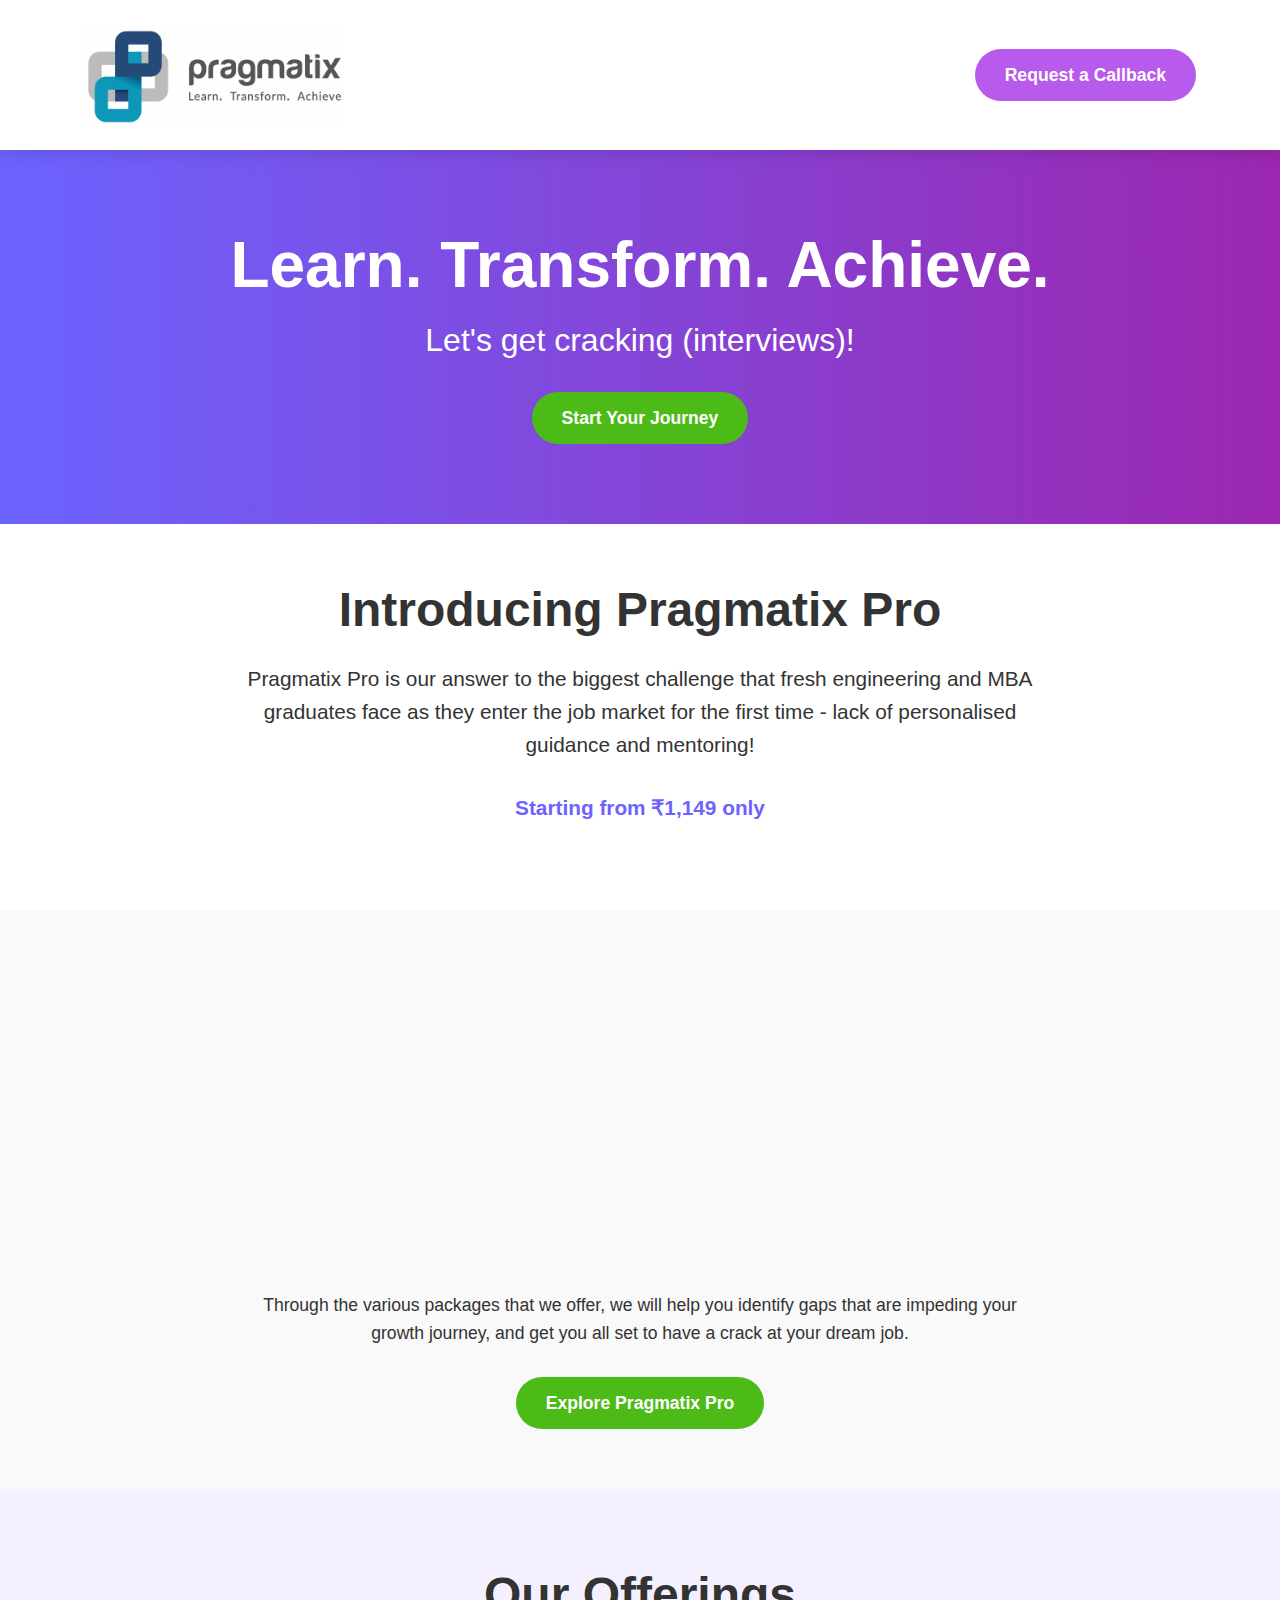
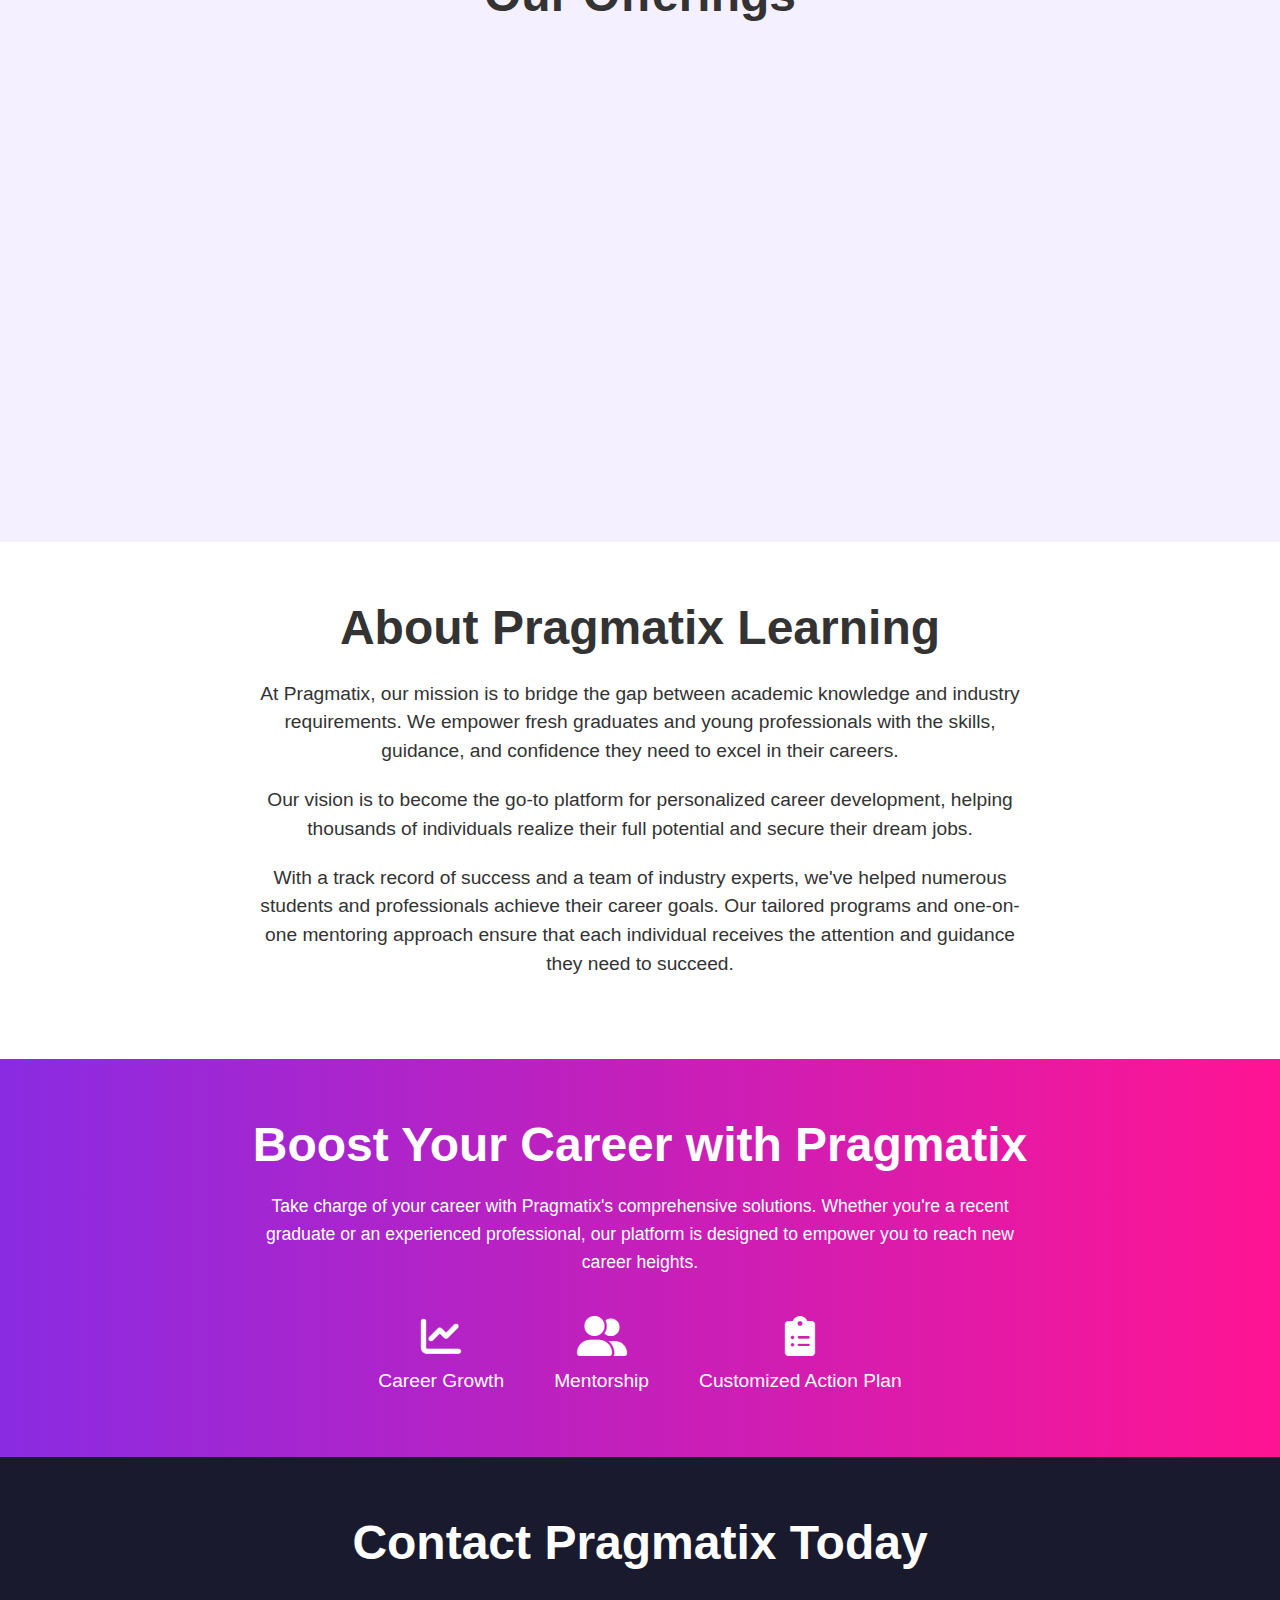
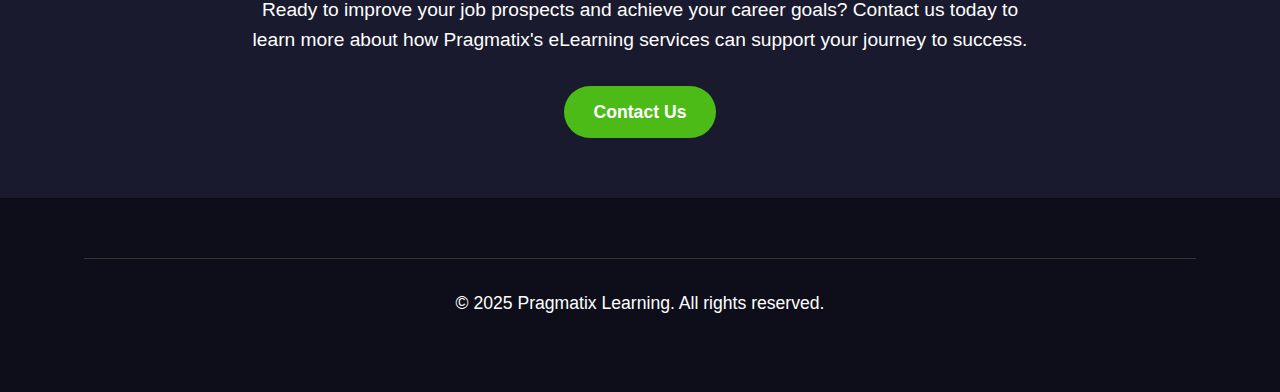
<file: index.html>
<!DOCTYPE html>
<html lang="en">
<head>
    <meta charset="UTF-8">
    <meta name="viewport" content="width=device-width, initial-scale=1.0">
    <title>Pragmatix - Learn. Transform. Achieve</title>
    <link rel="stylesheet" href="styles.css">
    <link rel="stylesheet" href="https://cdnjs.cloudflare.com/ajax/libs/font-awesome/6.0.0-beta3/css/all.min.css">
</head>
<body>
    <!-- Navigation -->
    <nav class="navbar">
        <div class="container">
            <div class="logo">
                <a href="index.html">
                    <img src="images/logo.png" alt="Pragmatix Logo">
                
                </a>
            </div>
            <div class="nav-cta">
                <a href="request-callback.html" class="btn btn-secondary">Request a Callback</a>
            </div>
        </div>
    </nav>

    <!-- Hero Section -->
    <section class="hero">
        <div class="container">
            <h1>Learn. Transform. Achieve.</h1>
            <p>Let's get cracking (interviews)!</p>
            <a href="journey.html" class="btn btn-primary">Start Your Journey</a>
        </div>
    </section>

    <!-- Intro Section -->
    <section class="intro">
        <div class="container">
            <h2>Introducing Pragmatix Pro</h2>
            <p>Pragmatix Pro is our answer to the biggest challenge that fresh engineering and MBA graduates face as they enter the job market for the first time - lack of personalised guidance and mentoring!</p>
            <div class="pricing">
                <p>Starting from ₹1,149 only</p>
            </div>
        </div>
    </section>

    <!-- Features Section -->
    <section class="features">
        <div class="container">
            <div class="feature-grid">
                <div class="feature-card">
                    <div class="feature-icon">
                        <i class="fas fa-users"></i>
                    </div>
                    <h3>Personalized Guidance</h3>
                    <p>Tailored mentoring to fit your unique career goals</p>
                </div>
                <div class="feature-card">
                    <div class="feature-icon">
                        <i class="fas fa-chart-line"></i>
                    </div>
                    <h3>Career Growth</h3>
                    <p>Accelerate your professional development</p>
                </div>
                <div class="feature-card">
                    <div class="feature-icon">
                        <i class="fas fa-clipboard-list"></i>
                    </div>
                    <h3>Customized Action Plan</h3>
                    <p>Tailored solutions for your career journey</p>
                </div>
            </div>
            <div class="feature-text">
                <p>Through the various packages that we offer, we will help you identify gaps that are impeding your growth journey, and get you all set to have a crack at your dream job.</p>
                <a href="explore-pragmatix-pro.html" class="btn btn-primary">Explore Pragmatix Pro</a>
            </div>
        </div>
    </section>

    <!-- Offerings Section -->
    <section class="offerings" id="offerings">
        <div class="container">
            <h2>Our Offerings</h2>
            <div class="offering-grid">
                <div class="offering-card">
                    <div class="offering-icon">
                        <i class="fas fa-graduation-cap"></i>
                    </div>
                    <h3>Pragmatix Pro</h3>
                    <p>Comprehensive career development program with personalized mentoring and guidance.</p>
                    <a href="explore-pragmatix-pro.html" class="btn btn-tertiary">Learn More</a>
                </div>
                <div class="offering-card">
                    <div class="offering-icon">
                        <i class="fas fa-user-friends"></i>
                    </div>
                    <h3>One-to-one Mentoring</h3>
                    <p>Individual attention and customized learning path for accelerated growth. Buy sessions anytime.</p>
                    <a href="mentoring.html" class="btn btn-tertiary">Learn More</a>
                </div>
                <div class="offering-card">
                    <div class="offering-icon">
                        <i class="fas fa-university"></i>
                    </div>
                    <h3>College Programs</h3>
                    <p>For the last 10 years, we have been the numero uno placement-related training provider to a majority of engineering and management colleges in Kerala.</p>
                    <a href="college-programs.html" class="btn btn-tertiary">Learn More</a>
                </div>
            </div>
        </div>
    </section>

    <!-- About Section -->
    <section class="about">
        <div class="container">
            <h2>About Pragmatix Learning</h2>
            <p>At Pragmatix, our mission is to bridge the gap between academic knowledge and industry requirements. We empower fresh graduates and young professionals with the skills, guidance, and confidence they need to excel in their careers.</p>
            <p>Our vision is to become the go-to platform for personalized career development, helping thousands of individuals realize their full potential and secure their dream jobs.</p>
            <p>With a track record of success and a team of industry experts, we've helped numerous students and professionals achieve their career goals. Our tailored programs and one-on-one mentoring approach ensure that each individual receives the attention and guidance they need to succeed.</p>
        </div>
    </section>

    <!-- Career Boost Section -->
    <section class="career-boost">
        <div class="container">
            <h2>Boost Your Career with Pragmatix</h2>
            <p>Take charge of your career with Pragmatix's comprehensive solutions. Whether you're a recent graduate or an experienced professional, our platform is designed to empower you to reach new career heights.</p>
            <div class="boost-features">
                <div class="boost-item">
                    <i class="fas fa-chart-line"></i>
                    <span>Career Growth</span>
                </div>
                <div class="boost-item">
                    <i class="fas fa-user-friends"></i>
                    <span>Mentorship</span>
                </div>
                <div class="boost-item">
                    <i class="fas fa-clipboard-list"></i>
                    <span>Customized Action Plan</span>
                </div>
            </div>
        </div>
    </section>

    <!-- Contact Section -->
    <section class="contact" id="contact">
        <div class="container">
            <h2>Contact Pragmatix Today</h2>
            <p>Ready to improve your job prospects and achieve your career goals? Contact us today to learn more about how Pragmatix's eLearning services can support your journey to success.</p>
            <div class="contact-cta">
                <a href="request-callback.html" class="btn btn-primary">Contact Us</a>
            </div>
        </div>
    </section>

    <!-- Footer -->
    <footer class="footer">
        <div class="container">
            <div class="footer-content">
            
            <div class="footer-bottom">
                <p>&copy; 2025 Pragmatix Learning. All rights reserved.</p>
            </div>
        </div>
    </footer>

    <script src="script.js"></script>
</body>
</html>
</file>
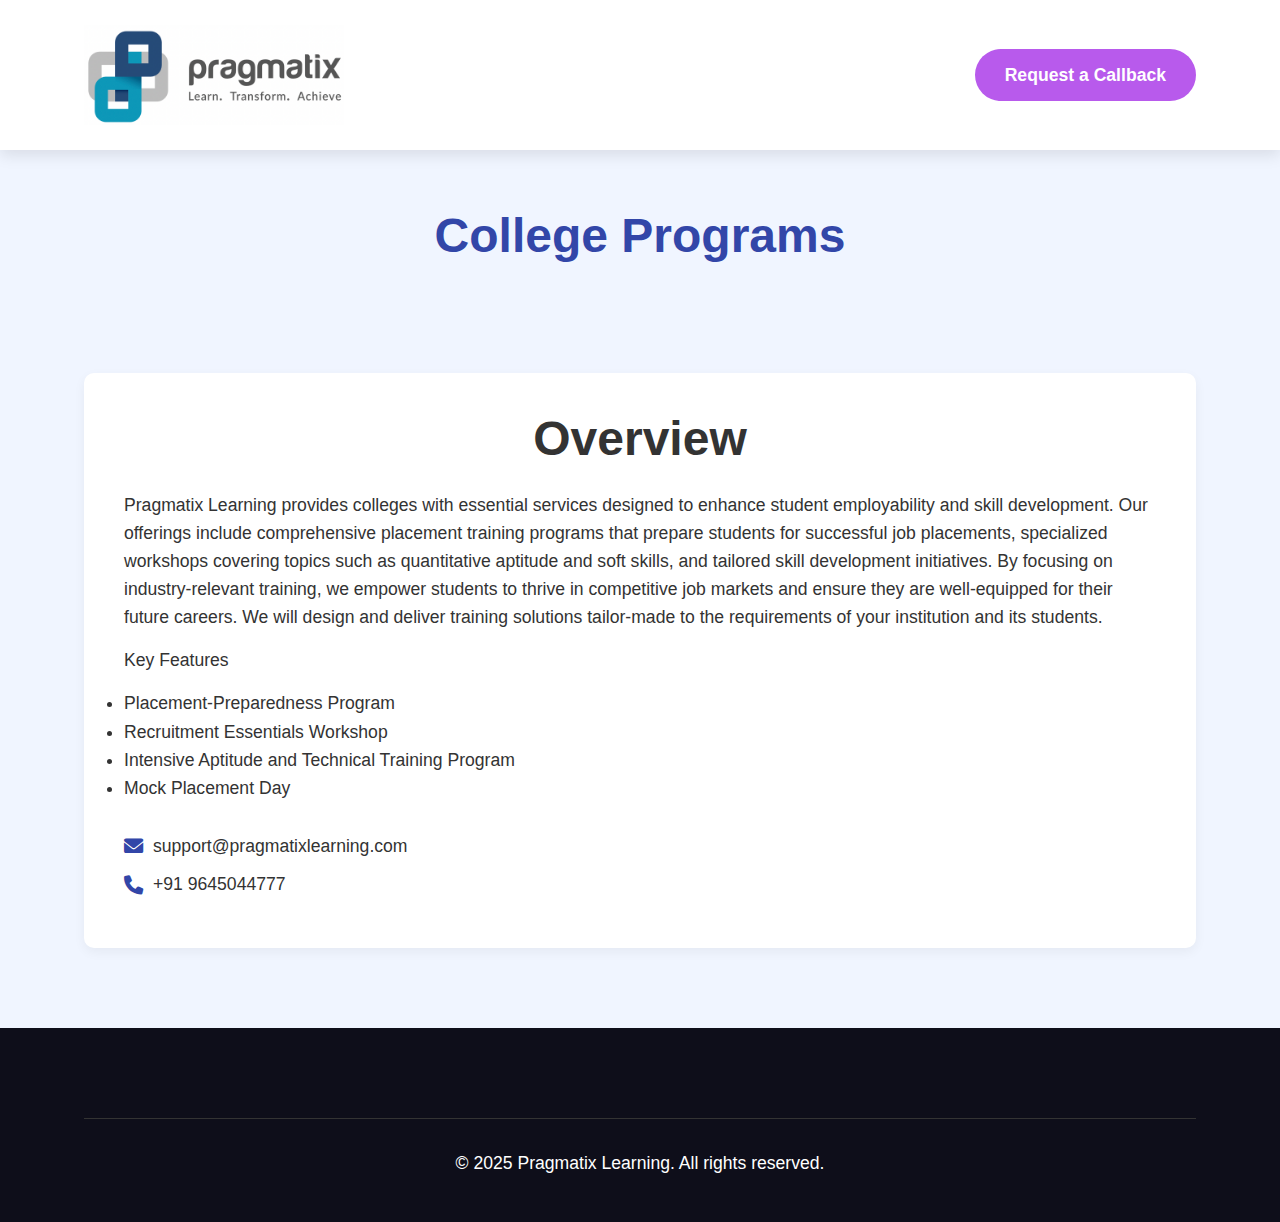
<file: college-programs.html>
<!DOCTYPE html>
<html lang="en">
<head>
    <meta charset="UTF-8">
    <meta name="viewport" content="width=device-width, initial-scale=1.0">
    <title>Pragmatix Pro - Pragmatix</title>
    <link rel="stylesheet" href="styles.css">
    <link rel="stylesheet" href="https://cdnjs.cloudflare.com/ajax/libs/font-awesome/6.0.0-beta3/css/all.min.css">
    <style>
        /* Additional styles for the Pragmatix Pro page */
        body {
            background-color: #f0f5ff;
        }
        
        .pro-header {
            text-align: center;
            padding: 60px 0 40px;
        }
        
        .pro-header h1 {
            font-size: 3rem;
            color: #3246a8;
            margin-bottom: 30px;
        }
        
        .course-card {
            background-color: white;
            border-radius: 10px;
            box-shadow: 0 4px 12px rgba(0, 0, 0, 0.05);
            padding: 40px;
            margin-bottom: 40px;
        }
        
        .btn-enroll {
            background: linear-gradient(to right, #bc6ee2, #8a64e8);
            color: white;
            border: none;
            padding: 12px 40px;
            border-radius: 30px;
            font-weight: 600;
            font-size: 1.1rem;
            cursor: pointer;
            transition: all 0.3s ease;
        }
        
        .btn-enroll:hover {
            transform: translateY(-3px);
            box-shadow: 0 5px 15px rgba(138, 100, 232, 0.3);
        }
        
        /* Contact info styles */
        .contact-info {
            margin-top: 30px;
        }
        
        .contact-info li {
            display: flex;
            align-items: center;
            margin-bottom: 10px;
        }
        
        .contact-info i {
            margin-right: 10px;
            color: #3246a8;
            font-size: 1.2rem;
        }
        
        .contact-info a {
            color: #333;
            text-decoration: none;
            transition: color 0.3s ease;
        }
        
        .contact-info a:hover {
            color: #3246a8;
        }
        
        /* Fix for footer width */
        .footer {
            background-color: #0e0e1a;
            color: white;
            padding: 60px 0 30px;
            width: 100%;
            box-sizing: border-box;
            margin: 0;
        }
    </style>
</head>
<body>
    <!-- Navigation -->
    <nav class="navbar">
        <div class="container">
            <div class="logo">
                <a href="index.html">
                    <img src="images/logo.png" alt="Pragmatix Logo">
                </a>
            </div>
            <div class="nav-cta">
                <a href="request-callback.html" class="btn btn-secondary">Request a Callback</a>
            </div>
        </div>
    </nav>

    <!-- Pro Header -->
    <section class="pro-header">
        <div class="container">
            <h1>College Programs</h1>
        </div>
    </section>

    <!-- Main Content -->
    <section class="main-content">
        <div class="container">
            <!-- Course Overview -->
            <div class="course-card">
                <h2>Overview</h2>
                <p>Pragmatix Learning provides colleges with essential services designed to enhance student employability and skill development. Our offerings include comprehensive placement training programs that prepare students for successful job placements, specialized workshops covering topics such as quantitative aptitude and soft skills, and tailored skill development initiatives. By focusing on industry-relevant training, we empower students to thrive in competitive job markets and ensure they are well-equipped for their future careers. We will design and deliver training solutions tailor-made to the requirements of your institution and its students.</p>
                <p>Key Features</p>        
                <ul>
                    <li>Placement-Preparedness Program</li>
                    <li>Recruitment Essentials Workshop</li>
                    <li>Intensive Aptitude and Technical Training Program</li>
                    <li>Mock Placement Day</li>
                </ul>
                
                <ul class="contact-info">
                    <li>
                        <i class="fas fa-envelope"></i>
                        <a href="mailto:support@pragmatixlearning.com">support@pragmatixlearning.com</a>
                    </li>
                    <li>
                        <i class="fas fa-phone"></i>
                        <a href="tel:+919645044777">+91 9645044777</a>
                    </li>
                </ul>
            </div>
        </div>
    </section>

    <!-- Footer -->
    <footer class="footer">
        <div class="container">
            <div class="footer-content">
               
            </div>
            <div class="footer-bottom">
                <p>&copy; 2025 Pragmatix Learning. All rights reserved.</p>
            </div>
        </div>
    </footer>

    <script src="script.js"></script>
</body>
</html>
</file>
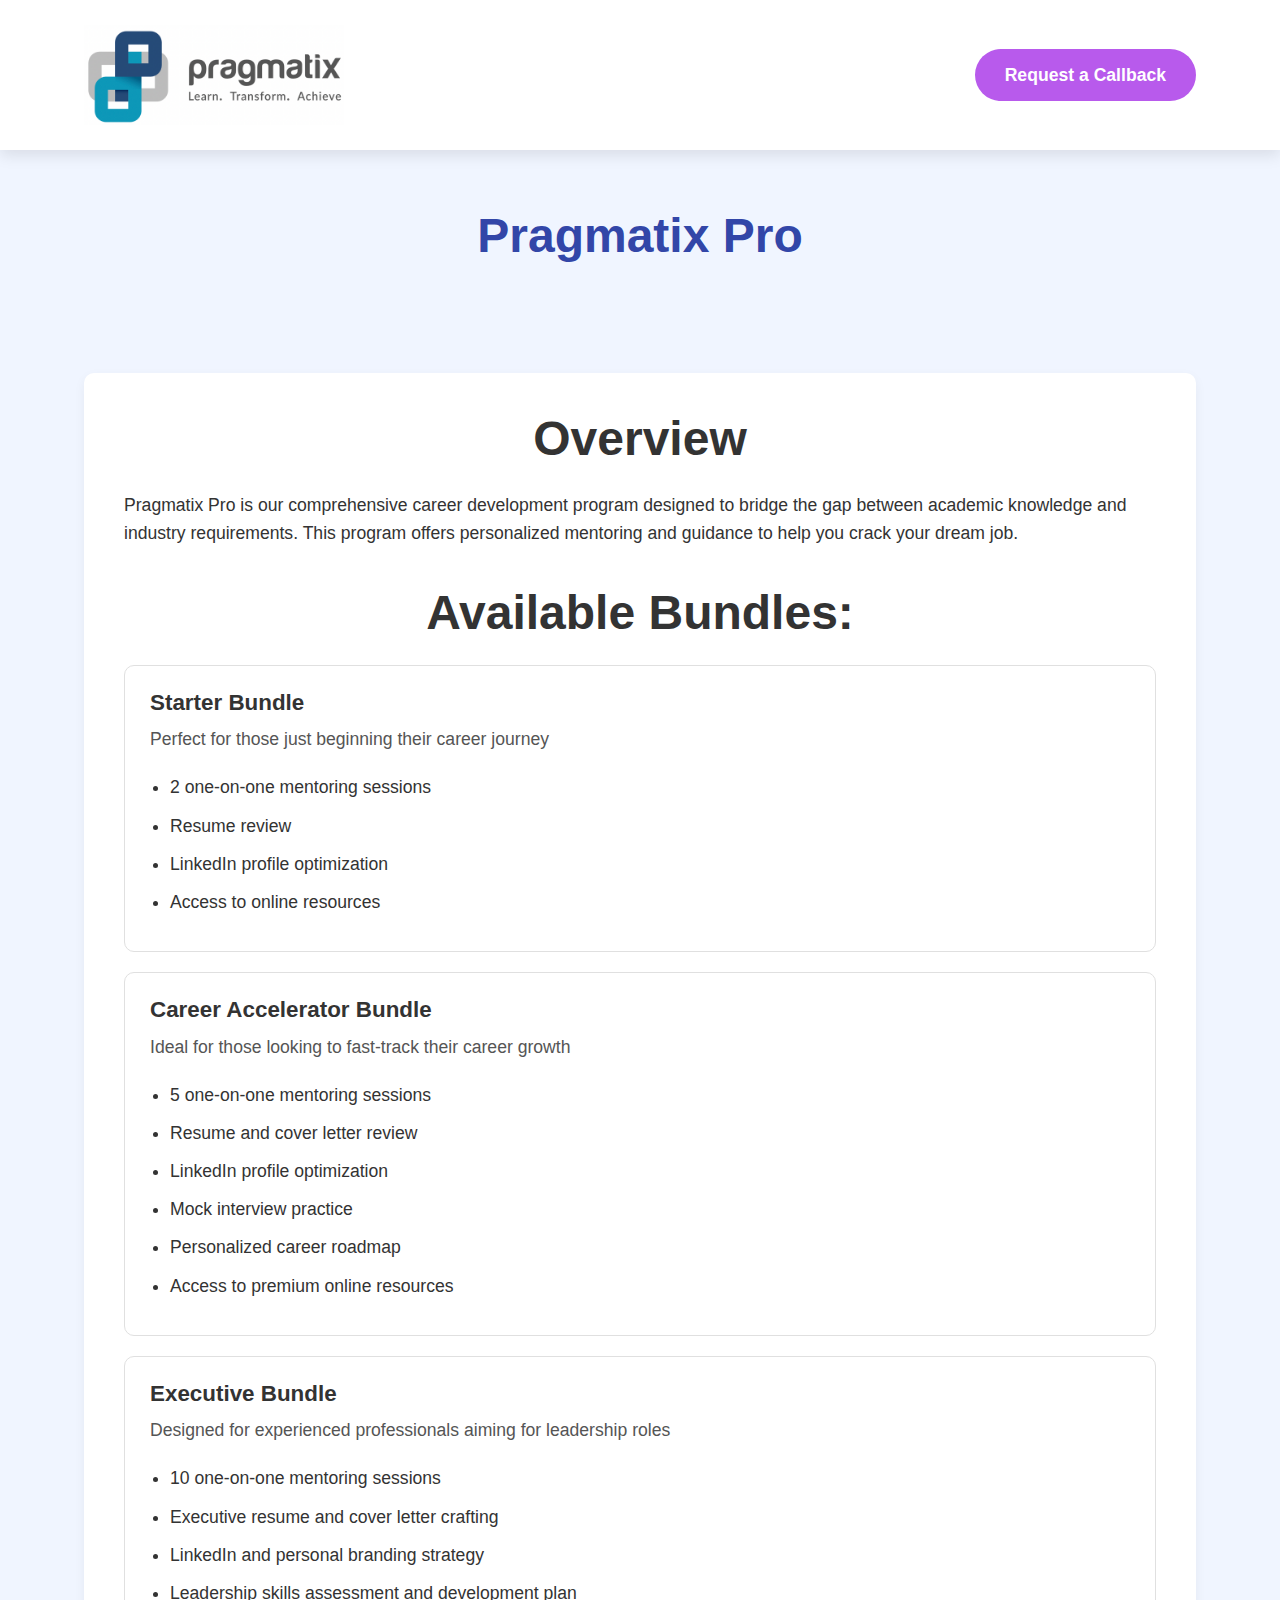
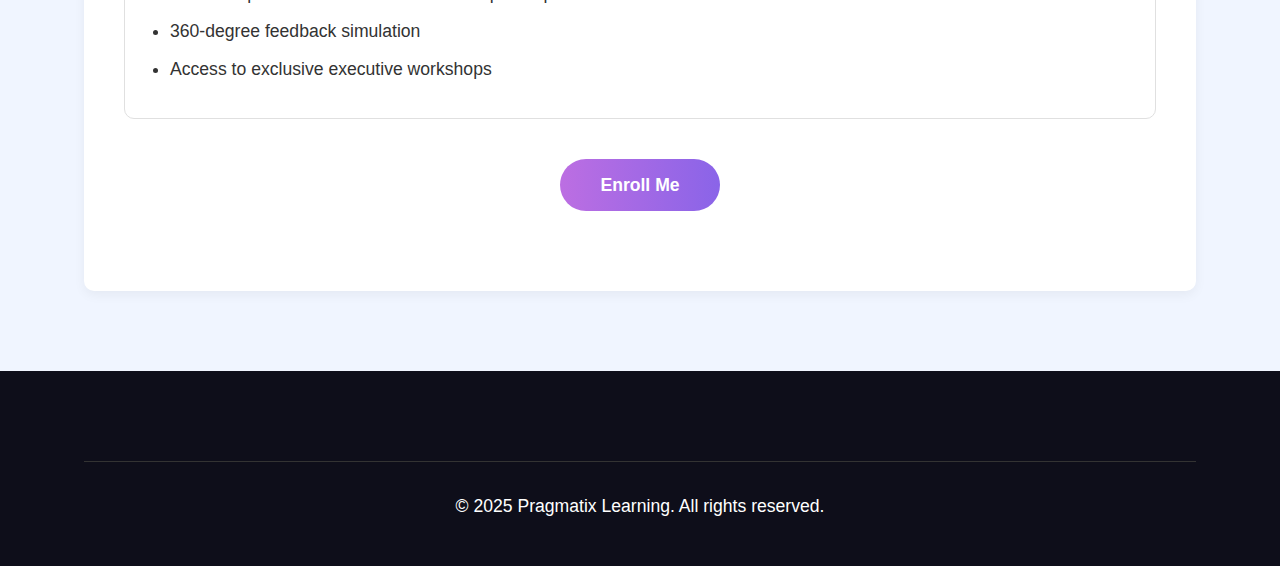
<file: explore-pragmatix-pro.html>
<!DOCTYPE html>
<html lang="en">
<head>
    <meta charset="UTF-8">
    <meta name="viewport" content="width=device-width, initial-scale=1.0">
    <title>Pragmatix Pro - Pragmatix</title>
    <link rel="stylesheet" href="styles.css">
    <link rel="stylesheet" href="https://cdnjs.cloudflare.com/ajax/libs/font-awesome/6.0.0-beta3/css/all.min.css">
    <style>
        /* Additional styles for the Pragmatix Pro page */
        body {
            background-color: #f0f5ff;
        }
        
        .pro-header {
            text-align: center;
            padding: 60px 0 40px;
        }
        
        .pro-header h1 {
            font-size: 3rem;
            color: #3246a8;
            margin-bottom: 30px;
        }
        
        .course-card {
            background-color: white;
            border-radius: 10px;
            box-shadow: 0 4px 12px rgba(0, 0, 0, 0.05);
            padding: 40px;
            margin-bottom: 40px;
        }
        
        .bundle-card {
            background-color: white;
            border-radius: 10px;
            border: 1px solid #e0e0e0;
            padding: 25px;
            margin-bottom: 20px;
        }
        
        .bundle-card h3 {
            margin-bottom: 10px;
            font-size: 1.4rem;
        }
        
        .bundle-card p {
            color: #555;
            margin-bottom: 20px;
        }
        
        .bundle-card ul {
            padding-left: 20px;
        }
        
        .bundle-card ul li {
            margin-bottom: 10px;
        }
        
        .enroll-button {
            display: flex;
            justify-content: center;
            margin: 40px 0;
        }
        
        .btn-enroll {
            background: linear-gradient(to right, #bc6ee2, #8a64e8);
            color: white;
            border: none;
            padding: 12px 40px;
            border-radius: 30px;
            font-weight: 600;
            font-size: 1.1rem;
            cursor: pointer;
            transition: all 0.3s ease;
        }
        
        .btn-enroll:hover {
            transform: translateY(-3px);
            box-shadow: 0 5px 15px rgba(138, 100, 232, 0.3);
        }
    </style>
</head>
<body>
    <!-- Navigation -->
    <nav class="navbar">
        <div class="container">
            <div class="logo">
                <a href="index.html">
                    <img src="images/logo.png" alt="Pragmatix Logo">
                </a>
            </div>
            <div class="nav-cta">
                <a href="request-callback.html" class="btn btn-secondary">Request a Callback</a>
            </div>
        </div>
    </nav>

    <!-- Pro Header -->
    <section class="pro-header">
        <div class="container">
            <h1>Pragmatix Pro</h1>
        </div>
    </section>

    <!-- Main Content -->
    <section class="main-content">
        <div class="container">
            <!-- Course Overview -->
            <div class="course-card">
                <h2>Overview</h2>
                <p>Pragmatix Pro is our comprehensive career development program designed to bridge the gap between academic knowledge and industry requirements. This program offers personalized mentoring and guidance to help you crack your dream job.</p>
                
                <h2 style="margin-top: 40px;">Available Bundles:</h2>
                
                <!-- Starter Bundle -->
                <div class="bundle-card">
                    <h3>Starter Bundle</h3>
                    <p>Perfect for those just beginning their career journey</p>
                    <ul>
                        <li>2 one-on-one mentoring sessions</li>
                        <li>Resume review</li>
                        <li>LinkedIn profile optimization</li>
                        <li>Access to online resources</li>
                    </ul>
                </div>
                
                <!-- Career Accelerator Bundle -->
                <div class="bundle-card">
                    <h3>Career Accelerator Bundle</h3>
                    <p>Ideal for those looking to fast-track their career growth</p>
                    <ul>
                        <li>5 one-on-one mentoring sessions</li>
                        <li>Resume and cover letter review</li>
                        <li>LinkedIn profile optimization</li>
                        <li>Mock interview practice</li>
                        <li>Personalized career roadmap</li>
                        <li>Access to premium online resources</li>
                    </ul>
                </div>
                
                <!-- Executive Bundle -->
                <div class="bundle-card">
                    <h3>Executive Bundle</h3>
                    <p>Designed for experienced professionals aiming for leadership roles</p>
                    <ul>
                        <li>10 one-on-one mentoring sessions</li>
                        <li>Executive resume and cover letter crafting</li>
                        <li>LinkedIn and personal branding strategy</li>
                        <li>Leadership skills assessment and development plan</li>
                        <li>360-degree feedback simulation</li>
                        <li>Access to exclusive executive workshops</li>
                    </ul>
                </div>
                
                <!-- Enroll Button -->
                <div class="enroll-button">
                    <a href="journey.html" class="btn-enroll">Enroll Me</a>
                </div>
            </div>
        </div>
    </section>

    <!-- Footer -->
    <footer class="footer">
        <div class="container">
            <div class="footer-content">
                
            </div>
            <div class="footer-bottom">
                <p>&copy; 2025 Pragmatix Learning. All rights reserved.</p>
            </div>
        </div>
    </footer>

    <script src="script.js"></script>
</body>
</html>
</file>
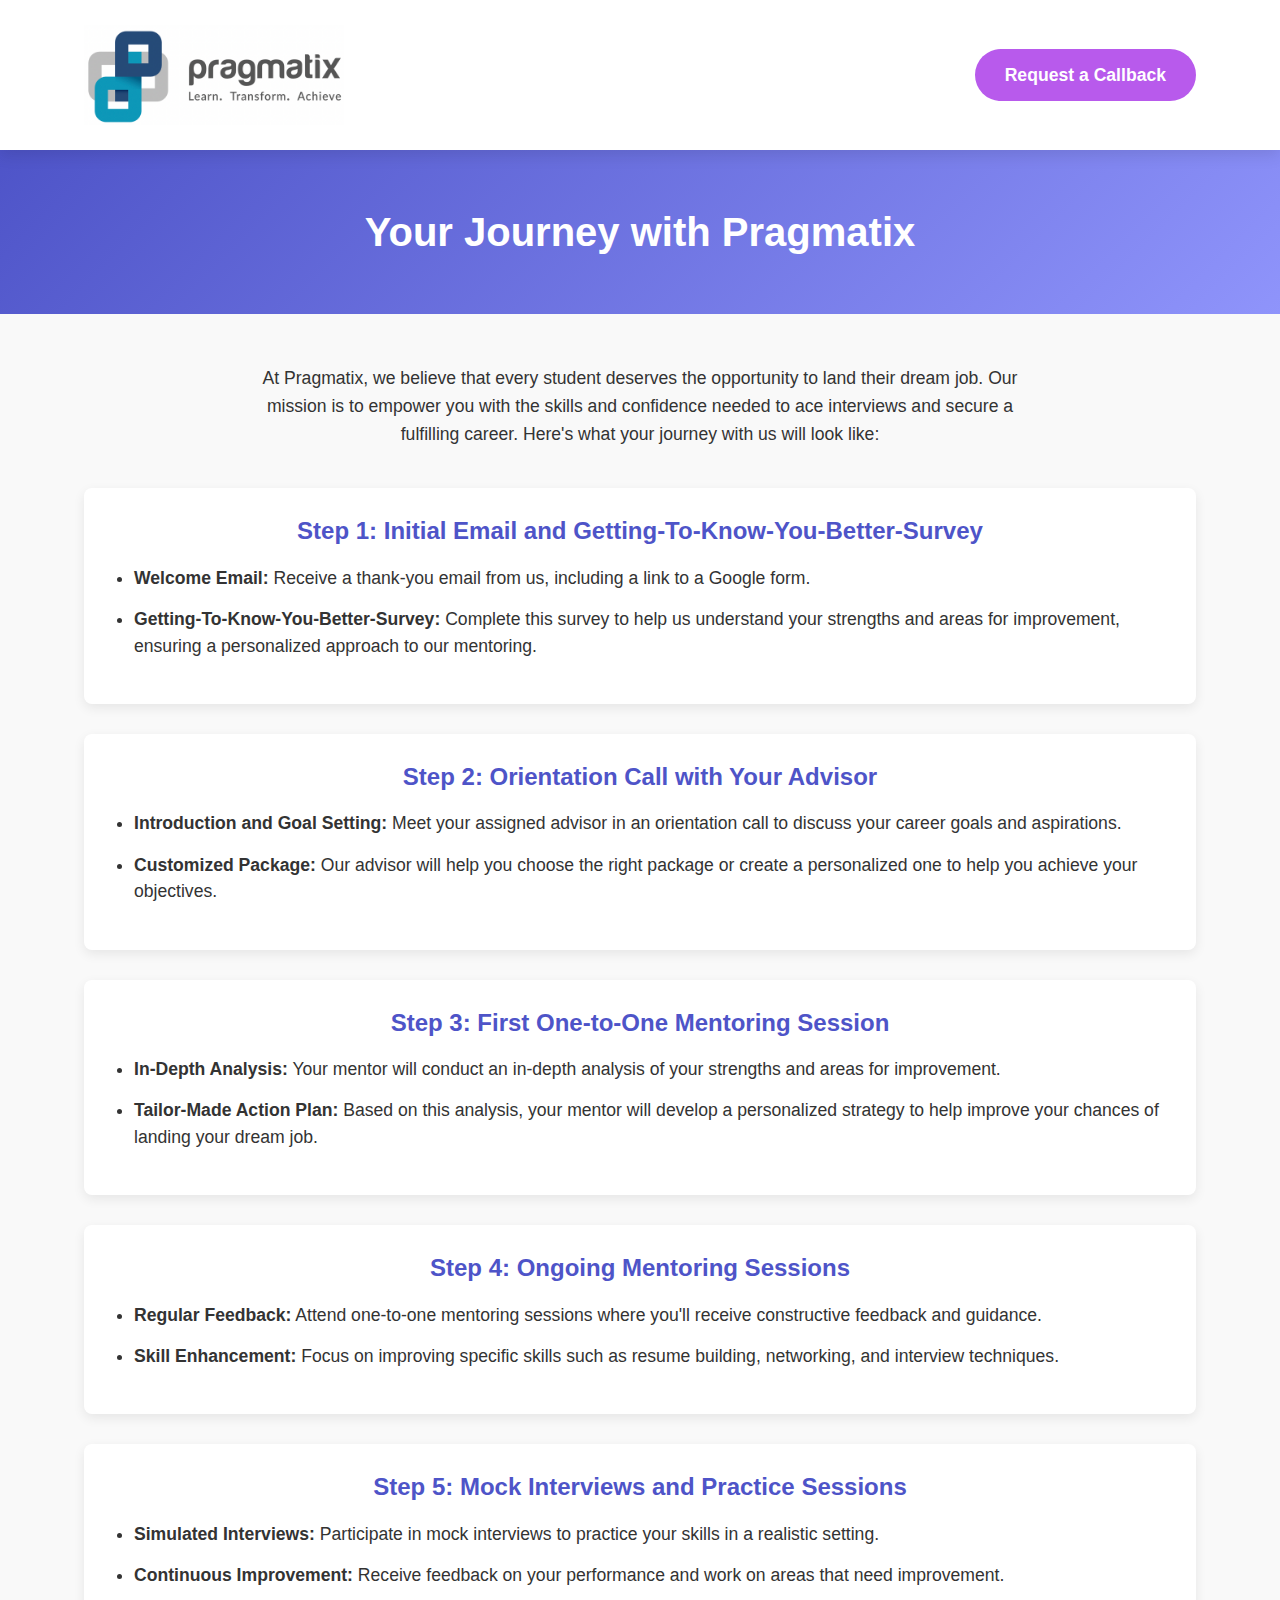
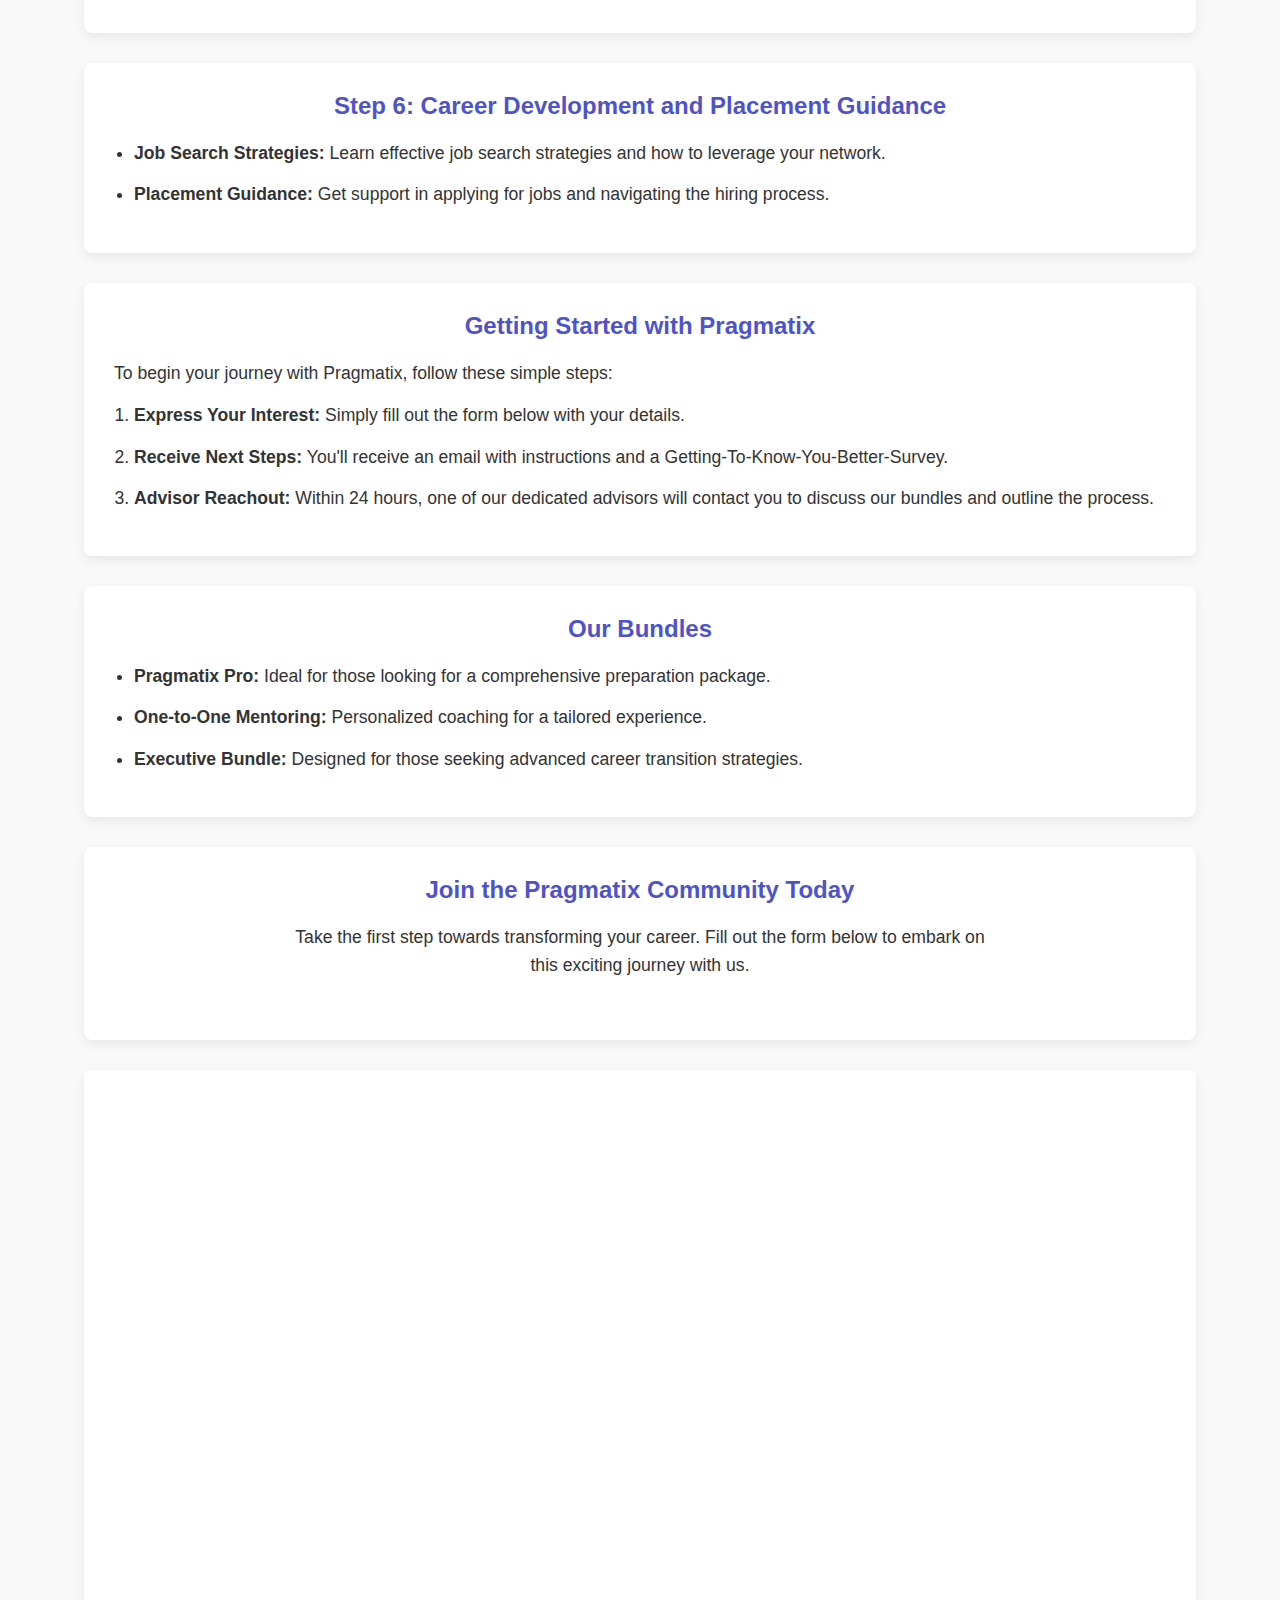
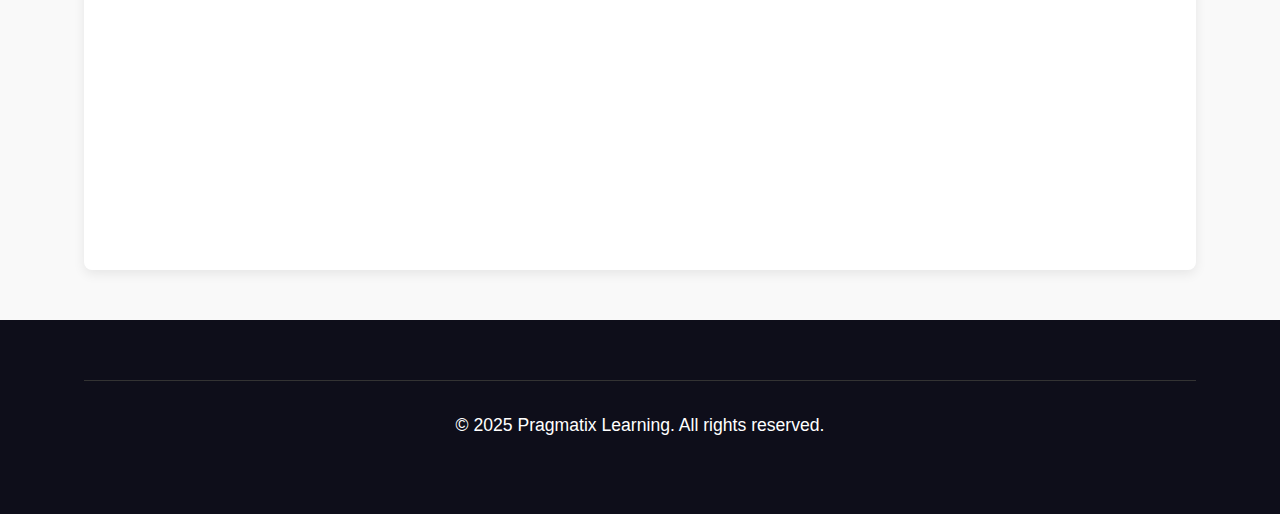
<file: journey.html>
<!DOCTYPE html>
<html lang="en">
<head>
    <meta charset="UTF-8">
    <meta name="viewport" content="width=device-width, initial-scale=1.0">
    <title>Your Journey with Pragmatix - Learn. Transform. Achieve</title>
    <link rel="stylesheet" href="styles.css">
    <link rel="stylesheet" href="https://cdnjs.cloudflare.com/ajax/libs/font-awesome/6.0.0-beta3/css/all.min.css">
</head>
<body>
    <!-- Navigation -->
    <nav class="navbar">
        <div class="container">
            <div class="logo">
                <a href="index.html">
                    <img src="images/logo.png" alt="Pragmatix Logo">
                    
                </a>
            </div>
            <div class="nav-cta">
                <a href="request-callback.html" class="btn btn-secondary">Request a Callback</a>
            </div>
        </div>
    </nav>

    <!-- Journey Header -->
    <section class="journey-header">
        <div class="container">
            <h1>Your Journey with Pragmatix</h1>
        </div>
    </section>

    <!-- Journey Content -->
    <section class="journey-content">
        <div class="container">
            <div class="journey-intro">
                <p>At Pragmatix, we believe that every student deserves the opportunity to land their dream job. Our mission is to empower you with the skills and confidence needed to ace interviews and secure a fulfilling career. Here's what your journey with us will look like:</p>
            </div>

            <!-- Step 1 -->
            <div class="journey-step">
                <h2>Step 1: Initial Email and Getting-To-Know-You-Better-Survey</h2>
                <ul>
                    <li><strong>Welcome Email:</strong> Receive a thank-you email from us, including a link to a Google form.</li>
                    <li><strong>Getting-To-Know-You-Better-Survey:</strong> Complete this survey to help us understand your strengths and areas for improvement, ensuring a personalized approach to our mentoring.</li>
                </ul>
            </div>

            <!-- Step 2 -->
            <div class="journey-step">
                <h2>Step 2: Orientation Call with Your Advisor</h2>
                <ul>
                    <li><strong>Introduction and Goal Setting:</strong> Meet your assigned advisor in an orientation call to discuss your career goals and aspirations.</li>
                    <li><strong>Customized Package:</strong> Our advisor will help you choose the right package or create a personalized one to help you achieve your objectives.</li>
                </ul>
            </div>

            <!-- Step 3 -->
            <div class="journey-step">
                <h2>Step 3: First One-to-One Mentoring Session</h2>
                <ul>
                    <li><strong>In-Depth Analysis:</strong> Your mentor will conduct an in-depth analysis of your strengths and areas for improvement.</li>
                    <li><strong>Tailor-Made Action Plan:</strong> Based on this analysis, your mentor will develop a personalized strategy to help improve your chances of landing your dream job.</li>
                </ul>
            </div>

            <!-- Step 4 -->
            <div class="journey-step">
                <h2>Step 4: Ongoing Mentoring Sessions</h2>
                <ul>
                    <li><strong>Regular Feedback:</strong> Attend one-to-one mentoring sessions where you'll receive constructive feedback and guidance.</li>
                    <li><strong>Skill Enhancement:</strong> Focus on improving specific skills such as resume building, networking, and interview techniques.</li>
                </ul>
            </div>

            <!-- Step 5 -->
            <div class="journey-step">
                <h2>Step 5: Mock Interviews and Practice Sessions</h2>
                <ul>
                    <li><strong>Simulated Interviews:</strong> Participate in mock interviews to practice your skills in a realistic setting.</li>
                    <li><strong>Continuous Improvement:</strong> Receive feedback on your performance and work on areas that need improvement.</li>
                </ul>
            </div>

            <!-- Step 6 -->
            <div class="journey-step">
                <h2>Step 6: Career Development and Placement Guidance</h2>
                <ul>
                    <li><strong>Job Search Strategies:</strong> Learn effective job search strategies and how to leverage your network.</li>
                    <li><strong>Placement Guidance:</strong> Get support in applying for jobs and navigating the hiring process.</li>
                </ul>
            </div>

            <!-- Getting Started -->
            <div class="getting-started">
                <h2>Getting Started with Pragmatix</h2>
                <p>To begin your journey with Pragmatix, follow these simple steps:</p>
                <ol>
                    <li><strong>Express Your Interest:</strong> Simply fill out the form below with your details.</li>
                    <li><strong>Receive Next Steps:</strong> You'll receive an email with instructions and a Getting-To-Know-You-Better-Survey.</li>
                    <li><strong>Advisor Reachout:</strong> Within 24 hours, one of our dedicated advisors will contact you to discuss our bundles and outline the process.</li>
                </ol>
            </div>

            <!-- Our Bundles -->
            <div class="our-bundles">
                <h2>Our Bundles</h2>
                <ul>
                    <li><strong>Pragmatix Pro:</strong> Ideal for those looking for a comprehensive preparation package.</li>
                    <li><strong>One-to-One Mentoring:</strong> Personalized coaching for a tailored experience.</li>
                    <li><strong>Executive Bundle:</strong> Designed for those seeking advanced career transition strategies.</li>
                </ul>
            </div>

            <!-- Join Community -->
            <div class="join-community">
                <h2>Join the Pragmatix Community Today</h2>
                <p>Take the first step towards transforming your career. Fill out the form below to embark on this exciting journey with us.</p>
            </div>

            <!-- Google Form Embed -->
            <div class="google-form">
                <iframe src="https://docs.google.com/forms/d/e/1FAIpQLSeIE60izOll7VHoAZ5r3d837tWM--FI4QuHT13qCXbs2Y2Yyw/viewform?embedded=true" width="100%" height="824" frameborder="0" marginheight="0" marginwidth="0">Loading…</iframe>
            </div>
        </div>
    </section>

    <!-- Footer -->
    <footer class="footer">
        <div class="container">
            <div class="footer-content">
                
            <div class="footer-bottom">
                <p>&copy; 2025 Pragmatix Learning. All rights reserved.</p>
            </div>
        </div>
    </footer>

    <script src="script.js"></script>
</body>
</html>
</file>
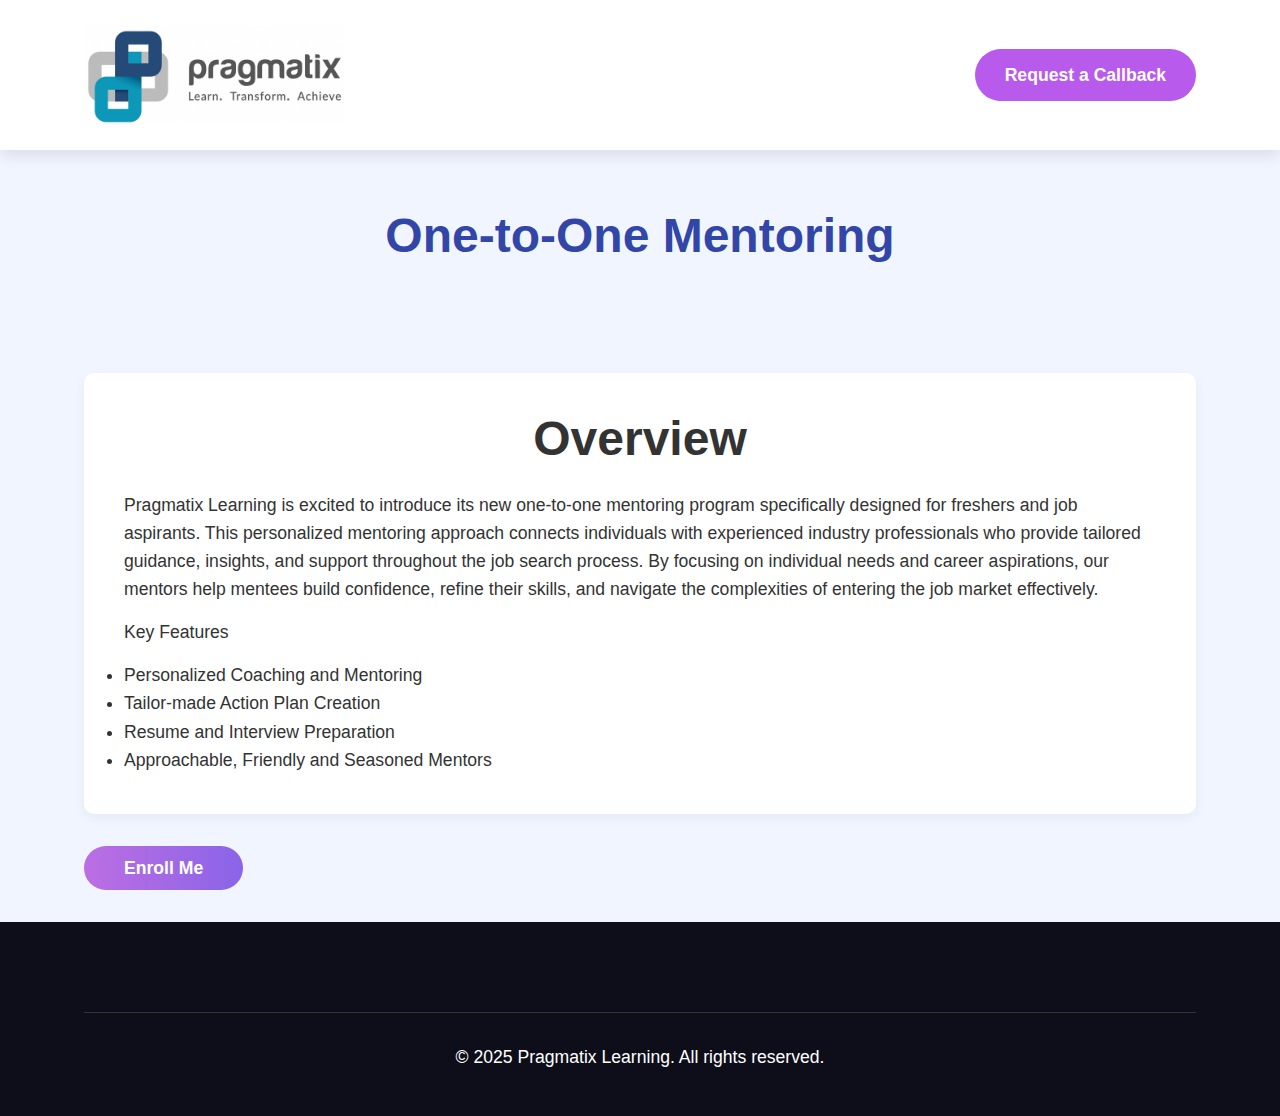
<file: mentoring.html>
<!DOCTYPE html>
<html lang="en">
<head>
    <meta charset="UTF-8">
    <meta name="viewport" content="width=device-width, initial-scale=1.0">
    <title>Pragmatix Pro - Pragmatix</title>
    <link rel="stylesheet" href="styles.css">
    <link rel="stylesheet" href="https://cdnjs.cloudflare.com/ajax/libs/font-awesome/6.0.0-beta3/css/all.min.css">
    <style>
        /* Additional styles for the Pragmatix Pro page */
        body {
            background-color: #f0f5ff;
        }
        
        .pro-header {
            text-align: center;
            padding: 60px 0 40px;
        }
        
        .pro-header h1 {
            font-size: 3rem;
            color: #3246a8;
            margin-bottom: 30px;
        }
        
        .course-card {
            background-color: white;
            border-radius: 10px;
            box-shadow: 0 4px 12px rgba(0, 0, 0, 0.05);
            padding: 40px;
            margin-bottom: 40px;
        }
        
        .btn-enroll {
            background: linear-gradient(to right, #bc6ee2, #8a64e8);
            color: white;
            border: none;
            padding: 12px 40px;
            border-radius: 30px;
            font-weight: 600;
            font-size: 1.1rem;
            cursor: pointer;
            transition: all 0.3s ease;
        }
        
        .btn-enroll:hover {
            transform: translateY(-3px);
            box-shadow: 0 5px 15px rgba(138, 100, 232, 0.3);
        }
    </style>
</head>
<body>
    <!-- Navigation -->
    <nav class="navbar">
        <div class="container">
            <div class="logo">
                <a href="index.html">
                    <img src="images/logo.png" alt="Pragmatix Logo">
                </a>
            </div>
            <div class="nav-cta">
                <a href="request-callback.html" class="btn btn-secondary">Request a Callback</a>
            </div>
        </div>
    </nav>

    <!-- Pro Header -->
    <section class="pro-header">
        <div class="container">
            <h1>One-to-One Mentoring</h1>
        </div>
    </section>

    <!-- Main Content -->
    <section class="main-content">
        <div class="container">
            <!-- Course Overview -->
            <div class="course-card">
                <h2>Overview</h2>
                <p>Pragmatix Learning is excited to introduce its new one-to-one mentoring program specifically designed for freshers and job aspirants. This personalized mentoring approach connects individuals with experienced industry professionals who provide tailored guidance, insights, and support throughout the job search process. By focusing on individual needs and career aspirations, our mentors help mentees build confidence, refine their skills, and navigate the complexities of entering the job market effectively.</p>
                <p>Key Features</p>        
                <li>Personalized Coaching and Mentoring</li>
                        <li>Tailor-made Action Plan Creation</li>
                        <li>Resume and Interview Preparation</li>
                        <li>Approachable, Friendly and Seasoned Mentors</li>
                    </ul>
                </div>
                
                
                
                <!-- Enroll Button -->
                <div class="enroll-button">
                    <a href="journey.html" class="btn-enroll">Enroll Me</a>
                </div>
            </div>
        </div>
    </section>

    <!-- Footer -->
    <footer class="footer">
        <div class="container">
            <div class="footer-content">
                
            </div>
            <div class="footer-bottom">
                <p>&copy; 2025 Pragmatix Learning. All rights reserved.</p>
            </div>
        </div>
    </footer>

    <script src="script.js"></script>
</body>
</html>
</file>
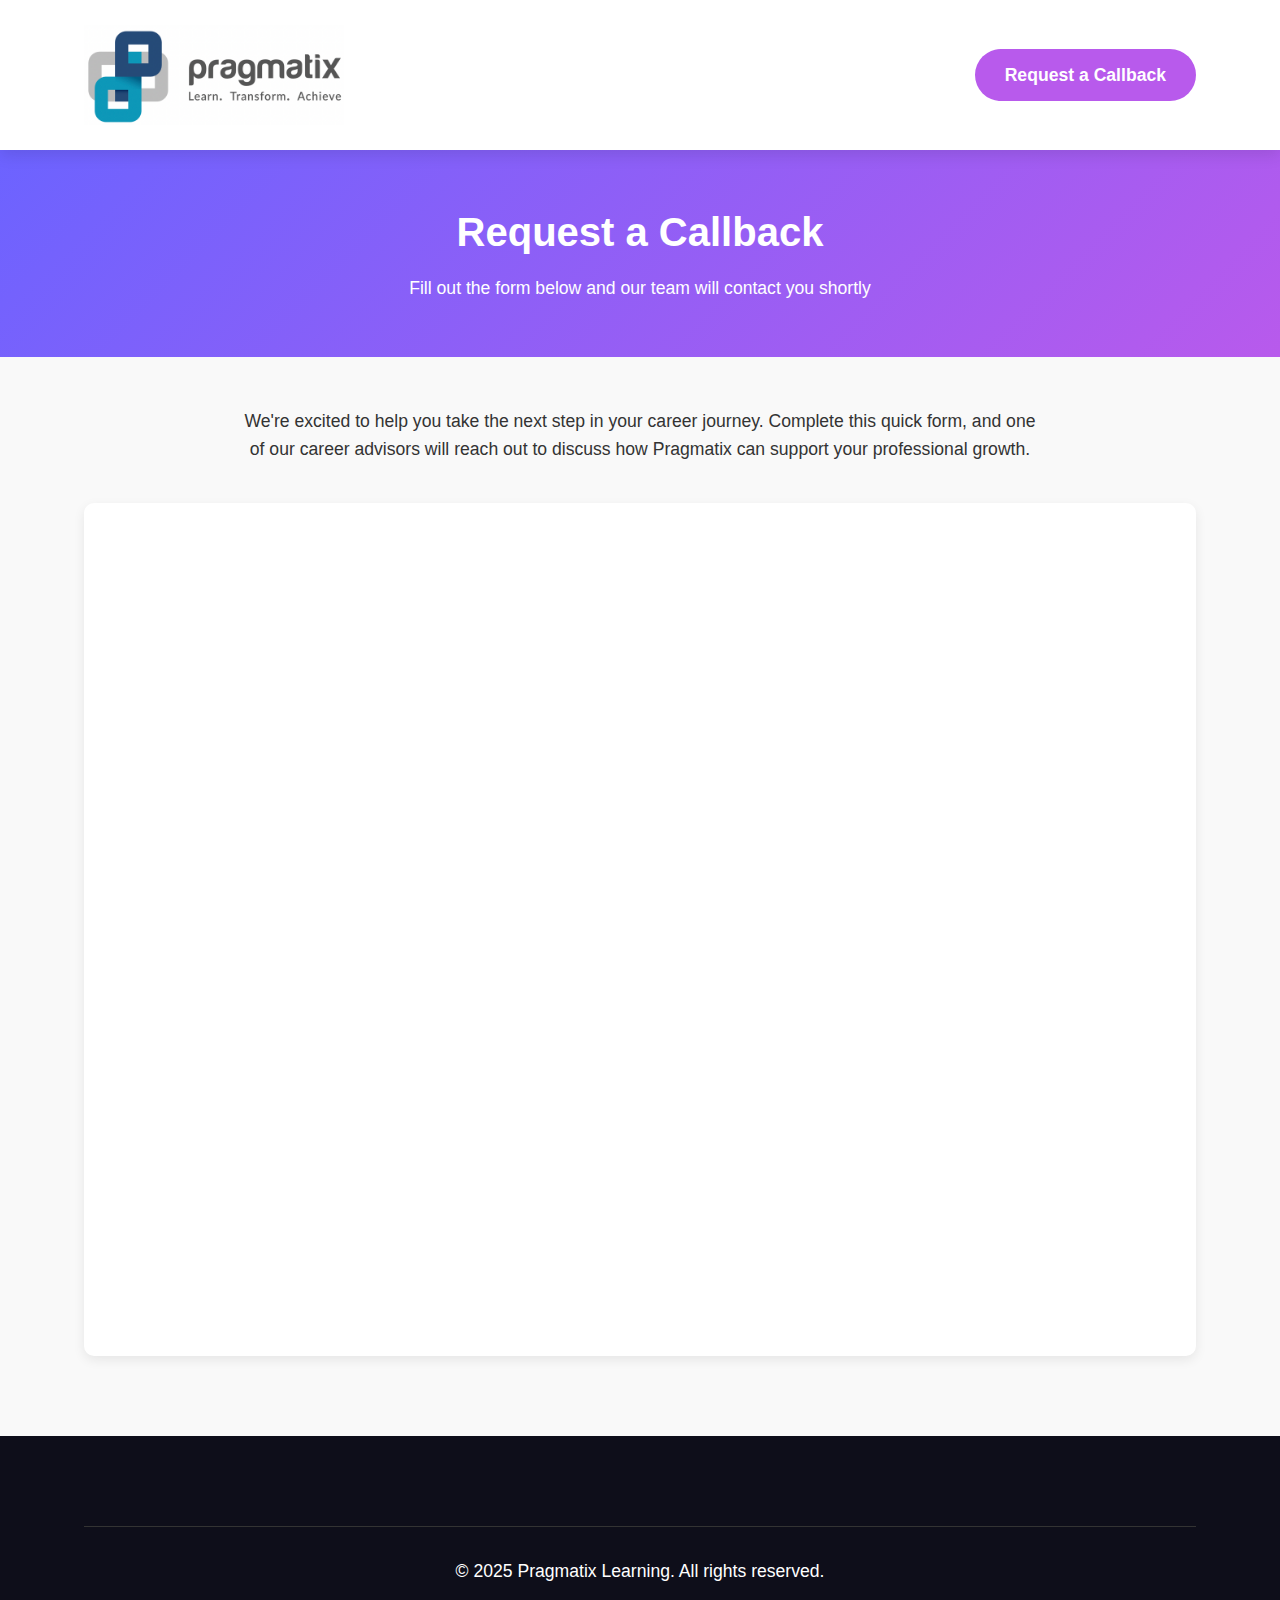
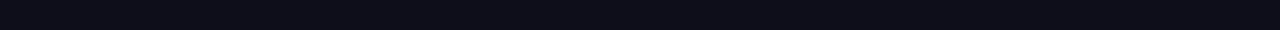
<file: request-callback.html>
<!DOCTYPE html>
<html lang="en">
<head>
    <meta charset="UTF-8">
    <meta name="viewport" content="width=device-width, initial-scale=1.0">
    <title>Request a Callback - Pragmatix</title>
    <link rel="stylesheet" href="styles.css">
    <link rel="stylesheet" href="https://cdnjs.cloudflare.com/ajax/libs/font-awesome/6.0.0-beta3/css/all.min.css">
    <style>
        /* Additional styles for the callback page */
        .callback-header {
            background: linear-gradient(135deg, #6C63FF, #B85AEC);
            color: white;
            padding: 60px 0 40px;
            text-align: center;
        }
        
        .callback-header h1 {
            font-size: 2.5rem;
            margin-bottom: 20px;
        }
        
        .callback-content {
            padding: 50px 0;
            background-color: #f9f9f9;
        }
        
        .callback-intro {
            max-width: 800px;
            margin: 0 auto 40px;
            text-align: center;
            font-size: 1.1rem;
            line-height: 1.6;
        }
        
        .form-container {
            background-color: white;
            border-radius: 10px;
            box-shadow: 0 4px 12px rgba(0, 0, 0, 0.08);
            padding: 10px;
            margin-bottom: 30px;
            overflow: hidden;
        }
        
        .google-form-container {
            height: 700px;
            width: 100%;
        }
    </style>
</head>
<body>
    <!-- Navigation -->
    <nav class="navbar">
        <div class="container">
            <div class="logo">
                <a href="index.html">
                    <img src="images/logo.png" alt="Pragmatix Logo">
                </a>
            </div>
            <div class="nav-cta">
                <a href="request-callback.html" class="btn btn-secondary">Request a Callback</a>
            </div>
        </div>
    </nav>

    <!-- Callback Header -->
    <section class="callback-header">
        <div class="container">
            <h1>Request a Callback</h1>
            <p>Fill out the form below and our team will contact you shortly</p>
        </div>
    </section>

    <!-- Main Content -->
    <section class="callback-content">
        <div class="container">
            <div class="callback-intro">
                <p>We're excited to help you take the next step in your career journey. Complete this quick form, and one of our career advisors will reach out to discuss how Pragmatix can support your professional growth.</p>
            </div>

            <!-- Google Form Container -->
            <div class="form-container">
                <!-- REPLACE THIS IFRAME WITH YOUR ACTUAL GOOGLE FORM EMBED CODE -->
                <iframe src="https://docs.google.com/forms/d/e/1FAIpQLSeIE60izOll7VHoAZ5r3d837tWM--FI4QuHT13qCXbs2Y2Yyw/viewform?embedded=true" width="100%" height="824" frameborder="0" marginheight="0" marginwidth="0">Loading…</iframe>
            </div>
        </div>
    </section>

    <!-- Footer -->
    <footer class="footer">
        <div class="container">
            <div class="footer-content">
               
            </div>
            <div class="footer-bottom">
                <p>&copy; 2025 Pragmatix Learning. All rights reserved.</p>
            </div>
        </div>
    </footer>

    <script src="script.js"></script>
</body>
</html>
</file>
<file: styles.css>
/* Global Styles */
:root {
    --primary-color: #6C63FF;
    --secondary-color: #9C27B0;
    --dark-color: #1A1A2E;
    --light-color: #F5F5F5;
    --gradient-primary: linear-gradient(to right, #6C63FF, #9C27B0);
    --gradient-secondary: linear-gradient(to right, #8A2BE2, #FF1493);
    --box-shadow: 0 5px 15px rgba(0, 0, 0, 0.1);
    --transition: all 0.3s ease;
}

* {
    margin: 0;
    padding: 0;
    box-sizing: border-box;
}

body {
    font-family: 'Segoe UI', Tahoma, Geneva, Verdana, sans-serif;
    line-height: 1.6;
    color: #333;
    background-color: #fff;
    font-size: 1.1rem;
}

.container {
    width: 90%;
    max-width: 1200px;
    margin: 0 auto;
    padding: 0 20px;
}

a {
    text-decoration: none;
    color: var(--primary-color);
}

h1, h2, h3 {
    font-weight: 600;
    line-height: 1.1;
    margin-bottom: 15px;
}

h1 {
    font-size: 3.5rem;
}

h2 {
    font-size: 3rem;
    text-align: center;
    margin-bottom: 25px;
}

h3 {
    font-size: 2rem;
}

p {
    margin-bottom: 15px;
}

img {
    max-width: 100%;
}

section {
    padding: 40px 0;
}

/* Button Styles */
.btn {
    display: inline-block;
    padding: 12px 30px;
    border-radius: 30px;
    text-align: center;
    font-weight: 600;
    transition: var(--transition);
    cursor: pointer;
}

.btn-primary {
    background-color: #4CBB17;
    color: white;
    border: none;
}

.btn-primary:hover {
    background-color: #3a9912;
    transform: translateY(-3px);
}

.btn-secondary {
    background-color: #B85AEC;
    color: white;
    border: none;
}

.btn-secondary:hover {
    background-color: #9343c3;
    transform: translateY(-3px);
}

.btn-tertiary {
    background-color: #4CBB17;
    color: white;
    border: none;
    padding: 8px 20px;
    font-size: 0.9rem;
}

.btn-tertiary:hover {
    background-color: #3a9912;
}

/* Navbar */
.navbar {
    background-color: white;
    box-shadow: var(--box-shadow);
    padding: 25px 0;
    position: sticky;
    top: 0;
    z-index: 100;
}

.navbar .container {
    display: flex;
    justify-content: space-between;
    align-items: center;
}

.logo {
    display: flex;
    align-items: center;
}

.logo img {
    width: auto;
    height: 100px;
    margin-right: 15px;
    display: block;
}

.logo-text h1 {
    font-size: 1.5rem;
    margin-bottom: 0;
    color: #333;
}

.logo-text p {
    font-size: 0.8rem;
    margin-bottom: 0;
    color: #666;
}

/* Hero Section */
.hero {
    background: var(--gradient-primary);
    color: white;
    text-align: center;
    padding: 80px 0;
}

.hero h1 {
    font-size: 4rem;
    margin-bottom: 15px;
}

.hero p {
    font-size: 2rem;
    margin-bottom: 25px;
}

/* Intro Section */
.intro {
    text-align: center;
    padding: 60px 0;
}

.intro p {
    max-width: 800px;
    margin: 0 auto 25px;
    font-size: 1.3rem;
}

.pricing {
    font-size: 1.5rem;
    font-weight: 600;
    color: var(--primary-color);
    margin-top: 30px;
}

/* Features Section */
.features {
    background-color: #f9f9f9;
    padding: 60px 0;
}

.feature-grid {
    display: grid;
    grid-template-columns: repeat(auto-fit, minmax(250px, 1fr));
    gap: 30px;
    margin-bottom: 40px;
}

.feature-card {
    background-color: white;
    border-radius: 10px;
    padding: 30px;
    text-align: center;
    box-shadow: var(--box-shadow);
    transition: var(--transition);
    display: flex;
    flex-direction: column;
    height: 100%;
}



.feature-card:hover {
    transform: translateY(-10px);
}

.feature-icon {
    width: 70px;
    height: 70px;
    border-radius: 50%;
    background-color: #f0f0f0;
    display: flex;
    justify-content: center;
    align-items: center;
    margin: 0 auto 20px;
}
.feature-card h3 {
    font-size: 1.8rem;
  line-height: 1.2;
  margin-bottom: 15px;
  height: 60px; /* Fixed height for the title area */
  display: flex;
  align-items: center;
  justify-content: center;
}

.feature-card p {
    flex-grow: 1;
  display: flex;
  align-items: center;
  justify-content: center;
  margin: 0;
  padding: 0 10px;
}

.feature-icon {
    margin: 0 auto 20px; /* Center the icon and add consistent bottom margin */
}
.feature-icon i {
    font-size: 1.8rem;
    color: var(--primary-color);
}

.feature-text {
    text-align: center;
    max-width: 800px;
    margin: 0 auto;
}

.feature-text p {
    margin-bottom: 30px;
}

/* Offerings Section */
.offerings {
    background-color: #f5f0ff;
    padding: 80px 0;
}

.offering-grid {
    display: grid;
    grid-template-columns: repeat(auto-fit, minmax(300px, 1fr));
    gap: 30px;
}

.offering-card {
    background-color: white;
    border-radius: 10px;
    padding: 30px;
    text-align: center;
    box-shadow: var(--box-shadow);
    transition: var(--transition);
    display: flex;
    flex-direction: column;
    height: 100%;
}

.offering-card:hover {
    transform: translateY(-5px);
}

.offering-icon {
    width: 80px;
    height: 80px;
    border-radius: 50%;
    background-color: #f0f0ff;
    display: flex;
    justify-content: center;
    align-items: center;
    margin: 0 auto 20px;
}

.offering-icon i {
    font-size: 2rem;
    color: var(--primary-color);
}

.offering-card h3 {
    font-size: 1.8rem;
  line-height: 1.2;
  margin-bottom: 15px;
  height: 60px; /* Fixed height for the title area */
  display: flex;
  align-items: center;
  justify-content: center;
}

.offering-card p {
    flex-grow: 1;
  display: flex;
  align-items: center;
  justify-content: center;
  margin: 0;
  padding: 0 10px;
}

/* About Section */
.about {
    padding: 60px 0;
}

.about .container {
    max-width: 800px;
}

.about p {
    margin-bottom: 20px;
    text-align: center;
    font-size: 1.2rem;
    line-height: 1.5;
}

/* Career Boost Section */
.career-boost {
    background: var(--gradient-secondary);
    color: white;
    padding: 60px 0;
    text-align: center;
}

.career-boost h2 {
    margin-bottom: 20px;
}

.career-boost p {
    max-width: 800px;
    margin: 0 auto 40px;
}

.boost-features {
    display: flex;
    justify-content: center;
    flex-wrap: wrap;
    gap: 50px;
    margin-top: 40px;
}

.boost-item {
    display: flex;
    flex-direction: column;
    align-items: center;
    gap: 10px;
}

.boost-item i {
    font-size: 2.5rem;
}

.boost-item span {
    font-size: 1.2rem;
    font-weight: 500;
}

/* Contact Section */
.contact {
    background-color: #1a1a2e;
    color: white;
    padding: 60px 0;
    text-align: center;
}

.contact p {
    font-size: 1.2rem;
    max-width: 800px;
    margin: 0 auto 30px;
}

.contact-cta {
    margin-top: 30px;
}

/* Footer */
.footer {
    background-color: #0e0e1a;
    color: white;
    padding: 60px 0 30px;
}

.footer-content {
    display: grid;
    grid-template-columns: repeat(auto-fit, minmax(200px, 1fr));
    gap: 30px;
    margin-bottom: 30px;
}

.footer-logo {
    display: flex;
    flex-direction: column;
    align-items: flex-start;
}

.footer-logo img {
    width: 80px;
    margin-bottom: 10px;
}

.footer-links ul {
    list-style: none;
}

.footer-links ul li {
    margin-bottom: 10px;
}

.footer-links ul li a {
    color: #aaa;
    transition: var(--transition);
}

.footer-links ul li a:hover {
    color: white;
}

.footer-social {
    display: flex;
    gap: 15px;
}

.footer-social a {
    color: #aaa;
    font-size: 1.2rem;
    transition: var(--transition);
}

.footer-social a:hover {
    color: white;
}

.footer-bottom {
    text-align: center;
    padding-top: 30px;
    border-top: 1px solid #333;
}

/* Responsive Design */
@media (max-width: 768px) {
    h1 {
        font-size: 2.8rem;
    }
    
    h2 {
        font-size: 2.4rem;
    }
    
    .hero {
        padding: 60px 0;
    }
    
    .hero h1 {
        font-size: 3.2rem;
    }
    
    .hero p {
        font-size: 1.6rem;
    }
    
    .feature-grid, .offering-grid {
        grid-template-columns: 1fr;
    }
    
    .boost-features {
        flex-direction: column;
        gap: 30px;
    }
}

@media (max-width: 480px) {
    .navbar .container {
        flex-direction: column;
        gap: 15px;
    }
    
    .hero h1 {
        font-size: 2.6rem;
    }
    
    .btn {
        padding: 10px 20px;
    }
}

/* Add these styles to your existing styles.css file */

/* Journey Page Styles */
.journey-header {
    background: linear-gradient(135deg, #4e54c8, #8f94fb);
    color: white;
    padding: 60px 0 40px;
    text-align: center;
}

.journey-header h1 {
    font-size: 2.5rem;
    margin-bottom: 20px;
}

.journey-content {
    padding: 50px 0;
    background-color: #f9f9f9;
}

.journey-intro {
    max-width: 800px;
    margin: 0 auto 40px;
    text-align: center;
    font-size: 1.1rem;
    line-height: 1.6;
}

.journey-step {
    background-color: white;
    border-radius: 8px;
    box-shadow: 0 4px 12px rgba(0, 0, 0, 0.08);
    padding: 30px;
    margin-bottom: 30px;
}

.journey-step h2 {
    color: #4e54c8;
    margin-bottom: 20px;
    font-size: 1.5rem;
}

.journey-step ul {
    padding-left: 20px;
}

.journey-step li {
    margin-bottom: 15px;
    line-height: 1.5;
}

.getting-started, .our-bundles, .join-community {
    background-color: white;
    border-radius: 8px;
    box-shadow: 0 4px 12px rgba(0, 0, 0, 0.08);
    padding: 30px;
    margin-bottom: 30px;
}

.getting-started h2, .our-bundles h2, .join-community h2 {
    color: #4e54c8;
    margin-bottom: 20px;
    font-size: 1.5rem;
}

.getting-started ol {
    padding-left: 20px;
    counter-reset: item;
}

.getting-started li {
    margin-bottom: 15px;
    line-height: 1.5;
}

.our-bundles ul {
    padding-left: 20px;
}

.our-bundles li {
    margin-bottom: 15px;
    line-height: 1.5;
}

.join-community {
    text-align: center;
}

.join-community p {
    max-width: 700px;
    margin: 0 auto 30px;
    font-size: 1.1rem;
}

.google-form {
    background-color: white;
    border-radius: 8px;
    box-shadow: 0 4px 12px rgba(0, 0, 0, 0.08);
    padding: 0;
    overflow: hidden;
    height: 800px;
    width: 100%;
}

/* Fix for logo issue */
.logo {
    display: flex;
    align-items: center;
}

.logo img {
    height: 100px;
    width: auto;
    margin-right: 10px;
    display: block;
}

.logo-text {
    display: flex;
    flex-direction: column;
}

.logo-text h1 {
    font-size: 24px;
    margin: 0;
    line-height: 1;
}

.logo-text p {
    font-size: 12px;
    margin: 0;
    line-height: 1.2;
}

/* Additional responsive styles */
@media (max-width: 768px) {
    .journey-step, .getting-started, .our-bundles, .join-community {
        padding: 20px;
    }
    
    .journey-header h1 {
        font-size: 2rem;
    }
    
    .google-form {
        height: 600px;
    }
}
</file>
